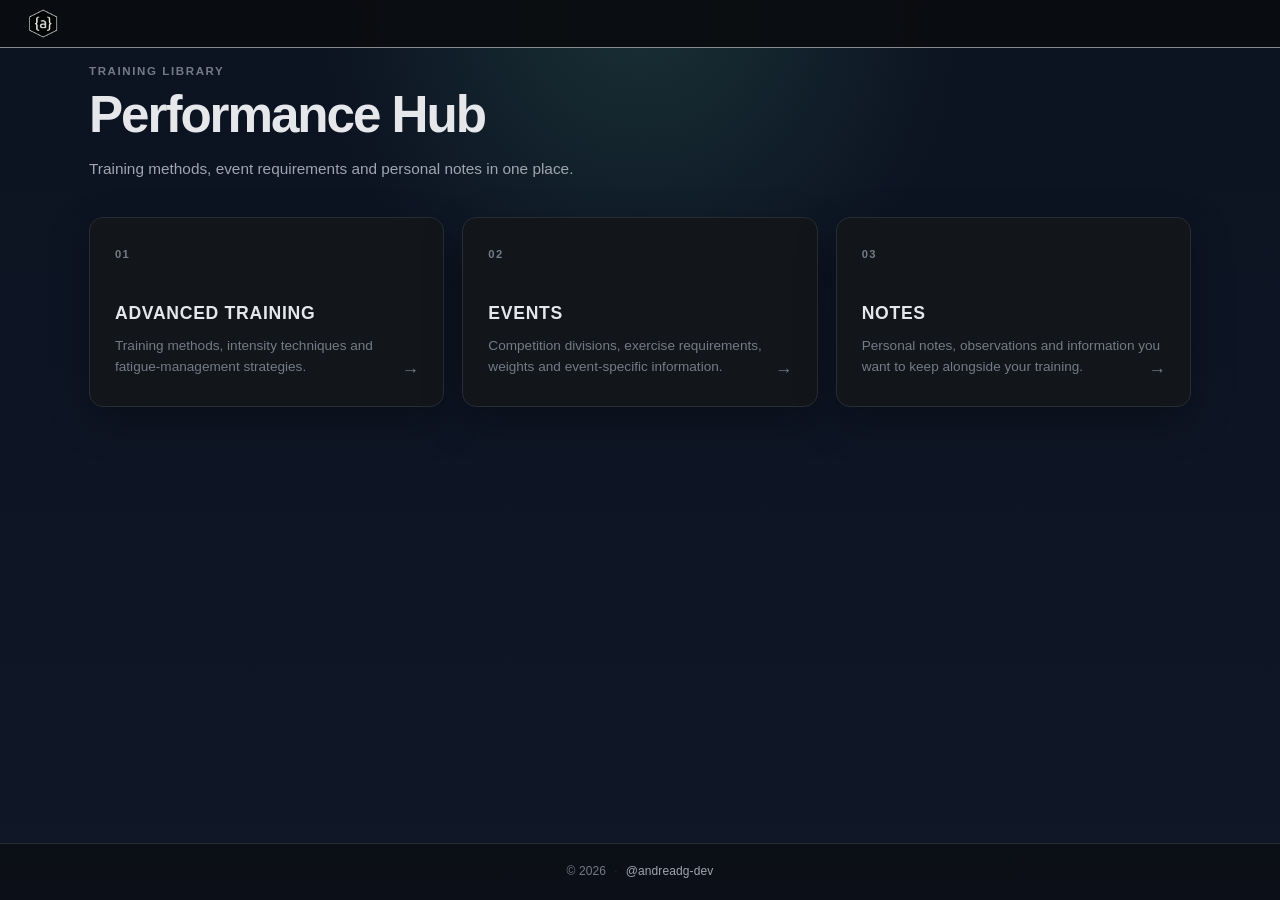
<file: notes/index.html>
<!doctype html>
<html lang="en">
  <head>
    <meta charset="UTF-8" />

    <meta name="viewport" content="width=device-width, initial-scale=1.0" />

    <title>UnchainedFitness - Notes</title>
    <link
      rel="shortcut icon"
      href="../images/favicon.ico"
      type="image/x-icon"
    />
    <link rel="stylesheet" href="../global.css" />
    <link rel="stylesheet" href="notes.css" />
    <script src="https://code.jquery.com/jquery-3.7.1.min.js"></script>
  </head>

  <body>
    <div id="nav-root"></div>
    <div id="app">
      <div id="notes-root"></div>
    </div>
    <div id="footer-root"></div>
    <script src="data.js"></script>
    <script src="notes.js"></script>
    <script src="../paths.js"></script>
    <script src="../components.js"></script>
    <script src="../index.js"></script>

    <script>
      NAVBAR("brand-only");
      FOOTER();
    </script>
  </body>
</html>
</file>
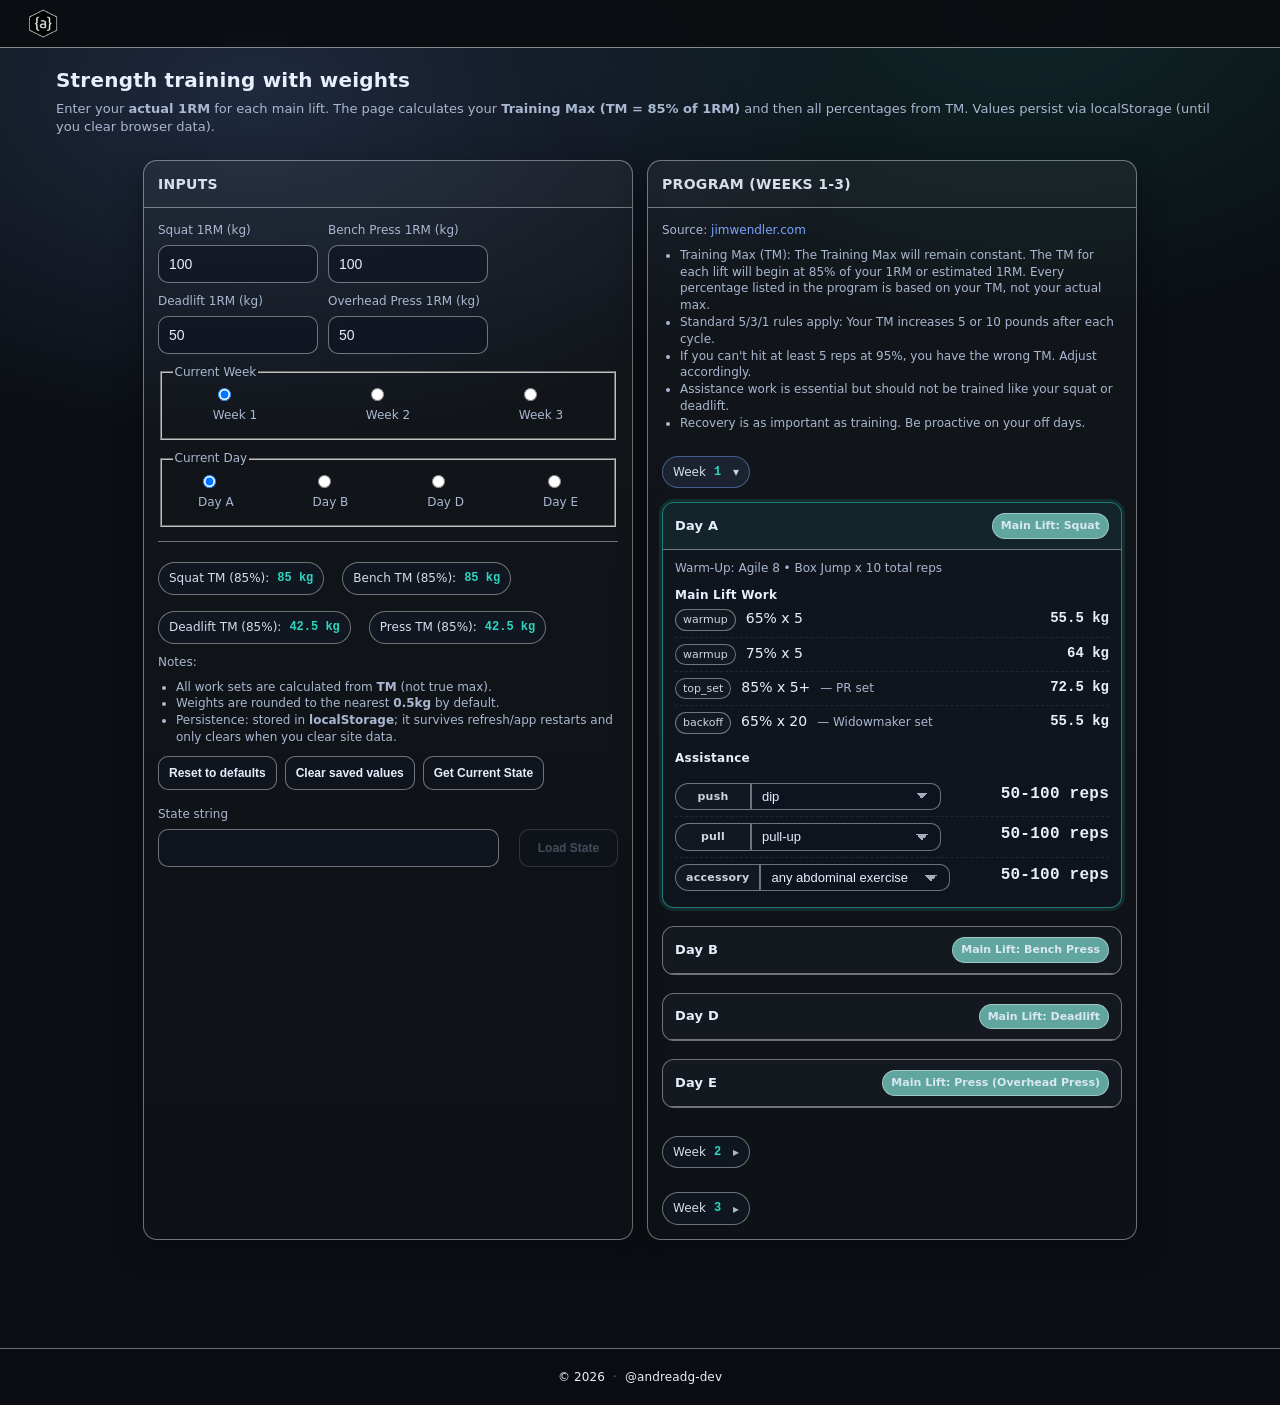
<file: weights/index.html>
<!doctype html>
<html lang="en">
  <head>
    <meta charset="utf-8" />
    <meta name="viewport" content="width=device-width,initial-scale=1" />
    <title>UnchainedFitness - Strength Training</title>
    <link
      rel="shortcut icon"
      href="../images/favicon.ico"
      type="image/x-icon"
    />
    <link rel="stylesheet" href="../global.css" />
    <link rel="stylesheet" href="weights.css" />
  </head>

  <body>
    <div id="nav-root"></div>
    <header>
      <h1>Strength training with weights</h1>
      <div class="sub">
        Enter your <b>actual 1RM</b> for each main lift. The page calculates
        your <b>Training Max (TM = 85% of 1RM)</b> and then all percentages from
        TM. Values persist via <span class="mono">localStorage</span> (until you
        clear browser data).
      </div>
    </header>

    <div class="wrap">
      <div class="grid">
        <section class="card">
          <h2>Inputs</h2>
          <div class="content">
            <div class="row">
              <div>
                <label for="inSquat">Squat 1RM (kg)</label>
                <input
                  id="inSquat"
                  type="number"
                  min="0"
                  step="0.5"
                  inputmode="decimal"
                />
              </div>
              <div>
                <label for="inBench">Bench Press 1RM (kg)</label>
                <input
                  id="inBench"
                  type="number"
                  min="0"
                  step="0.5"
                  inputmode="decimal"
                />
              </div>
            </div>

            <div class="row" style="margin-top: 10px">
              <div>
                <label for="inDeadlift">Deadlift 1RM (kg)</label>
                <input
                  id="inDeadlift"
                  type="number"
                  min="0"
                  step="0.5"
                  inputmode="decimal"
                />
              </div>
              <div>
                <label for="inPress">Overhead Press 1RM (kg)</label>
                <input
                  id="inPress"
                  type="number"
                  min="0"
                  step="0.5"
                  inputmode="decimal"
                />
              </div>
            </div>

            <div class="row_radio" style="margin-top: 10px">
              <div>
                <fieldset>
                  <legend>Current Week</legend>

                  <div>
                    <input
                      type="radio"
                      id="inWeek1"
                      name="week_radio"
                      value="1"
                      checked
                    />
                    <label for="inWeek1">Week 1</label>
                  </div>

                  <div>
                    <input
                      type="radio"
                      id="inWeek2"
                      name="week_radio"
                      value="2"
                    />
                    <label for="inWeek2">Week 2</label>
                  </div>

                  <div>
                    <input
                      type="radio"
                      id="inWeek3"
                      name="week_radio"
                      value="3"
                    />
                    <label for="inWeek3">Week 3</label>
                  </div>
                </fieldset>
              </div>
              <div></div>
            </div>

            <div class="row_radio" style="margin-top: 10px">
              <div>
                <fieldset>
                  <legend>Current Day</legend>

                  <div>
                    <input
                      type="radio"
                      id="inDayA"
                      name="day_radio"
                      value="A"
                      checked
                    />
                    <label for="inDayA">Day A</label>
                  </div>

                  <div>
                    <input
                      type="radio"
                      id="inDayB"
                      name="day_radio"
                      value="B"
                    />
                    <label for="inDayB">Day B</label>
                  </div>

                  <div>
                    <input
                      type="radio"
                      id="inDayD"
                      name="day_radio"
                      value="D"
                    />
                    <label for="inDayD">Day D</label>
                  </div>

                  <div>
                    <input
                      type="radio"
                      id="inDayE"
                      name="day_radio"
                      value="E"
                    />
                    <label for="inDayE">Day E</label>
                  </div>
                </fieldset>
              </div>
            </div>

            <div class="divider"></div>

            <div class="row">
              <div class="pill">Squat TM (85%): <b id="tmSquat">—</b></div>
              <div class="pill">Bench TM (85%): <b id="tmBench">—</b></div>
              <div class="pill">
                Deadlift TM (85%): <b id="tmDeadlift">—</b>
              </div>
              <div class="pill">Press TM (85%): <b id="tmPress">—</b></div>
            </div>

            <div class="help">
              Notes:
              <ul style="margin: 8px 0 0 18px; padding: 0">
                <li>
                  All work sets are calculated from <b>TM</b> (not true max).
                </li>
                <li>
                  Weights are rounded to the nearest <b>0.5kg</b> by default.
                </li>
                <li>
                  Persistence: stored in <b>localStorage</b>; it survives
                  refresh/app restarts and only clears when you clear site data.
                </li>
              </ul>
            </div>

            <div class="btnrow">
              <button id="btnResetDefaults" type="button">
                Reset to defaults
              </button>
              <button id="btnClearStorage" type="button">
                Clear saved values
              </button>
              <button id="btnExtractState" type="button">
                Get Current State
              </button>
            </div>

            <div>
              <label id="currentStateStringLbl" for="currentStateStringInput"
                >State string</label
              >
              <div id="loadStateInput">
                <input id="currentStateStringInput" type="text" />
                <button id="btnLoadState" type="button">Load State</button>
              </div>
            </div>

            <div class="warnbox" id="mobileNote" style="display: none">
              Mobile tip: most “auto refresh” behavior is controlled by the
              browser/OS; JavaScript can't fully disable it. This page uses
              <b>localStorage</b> so your numbers are restored even if the
              browser reloads the page.
            </div>
          </div>
        </section>

        <section class="card">
          <h2>Program (Weeks 1-3)</h2>
          <div class="content" id="program"></div>
        </section>
      </div>
    </div>

    <div id="footer-root"></div>
    <script src="https://code.jquery.com/jquery-3.7.1.min.js"></script>
    <script src="data.js"></script>
    <script src="weights.js"></script>
    <script src="../data.js"></script>
    <script src="../paths.js"></script>
    <script src="../components.js"></script>
    <script src="../index.js"></script>
    <script>
      NAVBAR("brand-only");
      FOOTER();
    </script>
  </body>
</html>
</file>
<file: global.css>
:root {
  --main-font-family: "Fira Sans", "Rubik";
  --main-font-color: #a6accd;
  --main-background-color: #0b0f14;
  --main-font-size: 14px;
  --border: rgba(255, 255, 255, 0.4);
  --radius: 14px;
  --shadow: 0 10px 30px rgba(0, 0, 0, 0.35);
  --separator: 1px solid #ffffff29;

  --navbar-bg: rgba(10, 12, 16, 0.92);
  --navbar-surface: #14171c;
  --navbar-surface-hover: #1a1e24;
  --navbar-border: #292e36;
  --navbar-border-light: #22262d;
  --navbar-text: #e5e7eb;
  --navbar-text-muted: #7f8792;
  --navbar-accent: #c4c9d1;
  --navbar-height: 68px;
}

/*================================*/
/*================================*/
/* GENERAL */
/*================================*/
/*================================*/
html {
  min-height: 100%;
  /*   background:
    radial-gradient(
      1200px 700px at 20% 10%,
      rgba(122, 162, 255, 0.18),
      transparent 50%
    ),
    radial-gradient(
      900px 600px at 80% 0%,
      rgba(45, 212, 191, 0.12),
      transparent 55%
    ),
    var(--main-background-color); */
  background:
    radial-gradient(circle at top, rgba(110, 231, 183, 0.14), transparent 30%),
    linear-gradient(180deg, #0b1220 0%, #101827 100%);
  background-repeat: no-repeat;
  background-attachment: fixed; /* keeps it consistent while scrolling */
}

body {
  display: flex;
  flex-direction: column;
  min-height: 100vh;
  min-height: 100dvh;
  margin: 0;
  box-sizing: border-box;
  color: var(--main-font-color);
  font-family: var(--main-font-family);
  font-size: 1.2rem;
  line-height: 1.6;
  padding-top: 1em;
  background-color: transparent;
  font-size: var(--main-font-size);
}

/* =========================================================
   NAVBAR
   ========================================================= */

/* Main navbar */

#my_navbar {
  position: fixed;
  top: 0;
  left: 0;
  right: 0;

  z-index: 1000;

  height: var(--navbar-height);

  background: var(--navbar-bg);

  border-bottom: 1px solid var(--navbar-border);

  backdrop-filter: blur(16px);
  -webkit-backdrop-filter: blur(16px);
}

/* Inner container */

.navbar-inner {
  width: 100%;
  height: 100%;

  display: flex;
  align-items: center;
  justify-content: space-between;

  padding: 0 24px;
}

/* =========================================================
   BRAND
   ========================================================= */

.navbar-brand {
  display: flex;
  align-items: center;
  justify-content: center;

  width: 38px;
  height: 38px;

  padding: 0;

  border: 0;
  border-radius: 9px;

  background: transparent;

  cursor: pointer;

  transition:
    background 160ms ease,
    transform 160ms ease;
}

.navbar-brand img {
  display: block;

  width: 34px;
  height: 34px;

  object-fit: contain;

  opacity: 0.9;

  transition:
    opacity 160ms ease,
    transform 160ms ease;
}

.navbar-brand:hover {
  background: var(--navbar-surface-hover);
}

.navbar-brand:hover img {
  opacity: 1;
  transform: scale(1.04);
}

/* =========================================================
   MENU
   ========================================================= */

.navbar-menu {
  position: relative;
}

/* Remove native details marker */

.navbar-menu summary {
  list-style: none;
}

.navbar-menu summary::-webkit-details-marker {
  display: none;
}

/* Menu button */

.navbar-menu-toggle {
  display: flex;
  align-items: center;
  gap: 11px;

  height: 38px;

  padding: 0 13px;

  border: 1px solid var(--navbar-border);
  border-radius: 8px;

  background: var(--navbar-surface);

  color: var(--navbar-text-muted);

  cursor: pointer;

  user-select: none;

  transition:
    color 160ms ease,
    background 160ms ease,
    border-color 160ms ease;
}

.navbar-menu-toggle:hover {
  color: var(--navbar-text);
  background: var(--navbar-surface-hover);
  border-color: #353b45;
}

/* MENU text */

.menu-label {
  font-size: 10px;
  font-weight: 700;

  letter-spacing: 0.12em;
}

/* Hamburger */

.menu-icon {
  display: flex;
  flex-direction: column;
  justify-content: center;
  gap: 4px;

  width: 15px;
}

.menu-icon span {
  display: block;

  width: 15px;
  height: 1px;

  background: currentColor;

  transition:
    transform 180ms ease,
    opacity 180ms ease;
}

/* Turn hamburger into X when open */

.navbar-menu[open] .menu-icon span:nth-child(1) {
  transform: translateY(5px) rotate(45deg);
}

.navbar-menu[open] .menu-icon span:nth-child(2) {
  opacity: 0;
}

.navbar-menu[open] .menu-icon span:nth-child(3) {
  transform: translateY(-5px) rotate(-45deg);
}

/* =========================================================
   DROPDOWN
   ========================================================= */

.navbar-menu-items {
  position: absolute;

  top: calc(100% + 10px);
  right: 0;

  width: 250px;

  padding: 7px;

  background: #111419;

  border: 1px solid var(--navbar-border);
  border-radius: 11px;

  box-shadow:
    0 18px 45px rgba(0, 0, 0, 0.45),
    0 4px 12px rgba(0, 0, 0, 0.25);
}

/* Individual navigation item */

.navbar-menu-item {
  width: 100%;

  display: flex;
  align-items: center;
  gap: 12px;

  padding: 11px 12px;

  border: 0;
  border-radius: 7px;

  background: transparent;

  color: var(--navbar-text-muted);

  font-family: inherit;
  font-size: 13px;
  font-weight: 500;

  text-align: left;

  cursor: pointer;

  transition:
    color 140ms ease,
    background 140ms ease;
}

.navbar-menu-item:hover {
  color: var(--navbar-text);
  background: var(--navbar-surface-hover);
}

/* Number */

.menu-item-index {
  width: 22px;

  color: #555c67;

  font-family: monospace;
  font-size: 10px;

  transition: color 140ms ease;
}

.navbar-menu-item:hover .menu-item-index {
  color: var(--navbar-accent);
}

/* =========================================================
   MOBILE
   ========================================================= */

@media (max-width: 600px) {
  #my_navbar {
    height: 62px;
  }

  .navbar-inner {
    padding: 0 16px;
  }

  .navbar-menu-items {
    position: fixed;

    top: 62px;
    left: 12px;
    right: 12px;

    width: auto;

    border-radius: 10px;
  }

  .navbar-menu-item {
    padding: 13px 12px;
  }
}

.site-section {
  position: absolute;
  top: 2px;
  left: 4.5rem;
  font-size: 1.8rem;
  font-weight: bold;
  font-family: "Fira Sans";
  text-transform: uppercase;
}

.site-section a {
  text-decoration: none;
  color: white;
}

#root {
  margin: 0;
  padding: 2rem 1rem 0;
  display: flex;
  justify-content: center;
  gap: 1.5rem;
  flex-wrap: wrap;
  flex-direction: column;
  min-height: 90vh;
}

.flex {
  display: flex;
  flex-wrap: nowrap;
  gap: 1rem;
}

.flex-column {
  display: flex;
  flex-wrap: nowrap;
  gap: 1rem;
  flex-direction: column;
}

.separator {
  border: var(--separator);
}

.pointer {
  cursor: pointer;
}

.my_btn {
  display: flex;
  gap: 1rem;
  border: 1px solid;
  padding: 7px 10px;
  width: 16rem;
  justify-content: center;
  border-radius: 50px;
  align-items: center;
  line-height: 1;
  height: 2.2rem;
}

.error_icn,
.success_icn {
  position: absolute;
  left: 1rem;
}

.red_glow {
  box-shadow:
    0 0 10px rgba(236, 0, 0, 0.6),
    0 0 20px rgba(236, 0, 0, 0.5),
    0 0 40px rgba(236, 0, 0, 0.4);
}

.green_glow {
  box-shadow:
    0 0 10px rgba(0, 236, 28, 0.6),
    0 0 20px rgba(0, 236, 16, 0.5),
    0 0 40px rgba(0, 236, 55, 0.4);
}

.hidden {
  display: none;
}

.green {
  color: green !important;
}

.work-in-progress {
  text-align: center;
  padding: 20px;
  border: 1px solid;
  background-color: #ffa5003b;
  border-radius: 10px;
  color: yellow;
}

/*================================*/
/*================================*/
/* OVERLAY SCREEN */
/*================================*/
/*================================*/
#overlay_screen {
  position: fixed;
  top: 0;
  left: 0;
  width: 100vw;
  height: 100vh;
  background: rgba(0, 0, 0, 0.6);
  backdrop-filter: blur(4px);
  display: flex;
  align-items: center;
  justify-content: center;
}

#overlay_screen_card {
  position: relative;
  border: 1px solid #8f8f8f;
  height: fit-content;
  text-align: center;
  border-radius: var(--radius);
  background: #ffffff;
  gap: 0;
  width: min(35rem, 95vw); /* replaces width + max-width */
  margin: 0 0.5rem;
  font-family: "Fira Code";
  word-break: break-word;
  max-height: 75dvh;
  overflow: hidden;
}

#overlay_screen_header {
  display: grid;
  grid-template-columns: 1fr auto 1fr;
  align-items: center;
  padding: 0.75rem 1rem;
  border-bottom: 1px solid #8f8f8f;
  background-color: black;
  border-top-left-radius: var(--radius);
  border-top-right-radius: var(--radius);
  font-size: 1.2rem;
  color: white;
}

.overlay_header_slot {
  display: flex;
  align-items: center;
}

.overlay_header_slot_right {
  justify-content: flex-end;
}

#overlay_screen_content {
  font-size: 0.8rem;
  color: white;
  padding: 1rem;
  background-color: #272626;
  border-bottom-left-radius: var(--radius);
  border-bottom-right-radius: var(--radius);
  text-align: justify;
  overflow-y: auto;
  flex: 1;
}

#overlay_screen_closebtn {
  position: static;
  color: white;
  font-size: 2rem;
}

#overlay_screen_closebtn:hover {
  color: rgb(248, 166, 13);
}

#my_navbar {
  border-bottom: 1px solid rgba(255, 255, 255, 0.516);
  height: 3rem;
}

/*================================*/
/*================================*/
/* SAVE/LOAD POP-UP */
/*================================*/
/*================================*/
.popup_storage_line {
  justify-content: space-between;
  padding: 0.75rem 1rem; /* was: 10px 20px */
  font-family: "Fira Code";
  border-bottom: 1px solid #ffffff38;
  flex-wrap: wrap;
  align-items: center; /* vertically center button with content */
  gap: 0.5rem;
}

.popup_storage_line:last-child {
  border-bottom: none;
}

.storage_status {
  padding: 3px 10px;
  border-radius: var(--radius);
  font-size: 0.8rem;
  white-space: nowrap;
  flex-shrink: 0;
}

.storage_status_empty {
  border: 1px solid #00fffd;
  background: #40e0d05c;
  color: #00fffd;
}

.storage_status_used {
  border: 1px solid #efff00;
  background: #e0bd405c;
  color: #efff00;
}

.popup_storage_line_left {
  padding-right: 0; /* remove fixed padding, let gap handle spacing */
  flex: 1;
  min-width: 0; /* prevents overflow of long storage key text */
}

.storage_key {
  font-size: 0.8rem;
  color: #a1a1a1;
  font-family: "Fira Code";
  overflow-wrap: anywhere; /* breaks long strings */
  word-break: break-all;
}

.popup_btn {
  margin: auto 0;
  border-radius: var(--radius);
  min-height: 44px; /* WCAG touch target size */
  min-width: 44px;
  display: flex;
  align-items: center;
  justify-content: center;
  flex-shrink: 0;
  padding: 0.4rem 1rem;
}

.popup_save_btn,
.save_btn {
  border: 1px solid #8bdbff;
  background-color: #0074ff;
  color: #8bdbff;
}

.popup_save_btn:hover,
.save_btn:hover {
  border-color: rgba(0, 149, 255, 0.644);
  box-shadow: 0 0 0 3px rgba(45, 212, 191, 0.12);
}

.popup_overwrite_btn {
  border: 1px solid #ff7b7b;
  background-color: #713131;
  color: #ff7b7b;
}

.popup_overwrite_btn:hover {
  border-color: rgba(255, 0, 0, 0.644);
  box-shadow: 0 0 0 3px rgba(212, 45, 45, 0.12);
}

.popup_load_btn {
  border: 1px solid #efff00;
  background: #e0bd405c;
  color: #efff00;
}

.popup_load_btn:hover {
  border-color: rgba(255, 196, 0, 0.644);
  box-shadow: 0 0 0 3px rgba(212, 159, 45, 0.12);
}

.popup_storage_line_left_index {
  color: gray;
}

.popup_storage_line_left_namestatus {
  display: flex;
  align-items: center;
  gap: 0.4rem;
  flex-wrap: wrap;
}

.session_name_card_content {
  padding: 0 20px;
  text-align: left;
}

#session_name_input {
  cursor: text;
  background-color: rgb(33, 37, 41);
  color: white;
  border-radius: 4px;
}

#overwrite_warning {
  border: 1px solid;
  padding: 5px 10px;
  border-radius: var(--radius);
  text-align: center;
  color: red;
  background-color: #82262666;
}

/*================================*/
/*================================*/
/* IMPORT WORKOUT SCREEN */
/*================================*/
/*================================*/

#import_screen_wrapper {
  justify-content: center;
  margin: auto;
  text-align: center;
  border: var(--separator);
  padding: 2rem;
  border-radius: var(--radius);
  background-color: #4e4c4c2b;
}

#workout_string_lbl {
  font-size: 1.4rem;
  font-weight: bold;
}

#workout_string {
  width: 100%;
  cursor: text;
  background-color: rgb(33, 37, 41);
  color: white;
  border-radius: 10px;
  padding: 10px;
  margin-bottom: 1rem;
}

.import_screen_top {
  padding-bottom: 2rem;
  border-bottom: var(--separator);
  align-items: center;
}

.import_screen_bottom {
  padding-top: 1rem;
  margin: auto;
}

#import_workout_btn {
  color: rgb(131 215 184);
  background-color: #306e38;
}

#import_workout_btn:hover {
  border-color: rgba(3, 155, 100, 0.644);
  box-shadow: 0 0 0 3px rgba(45, 212, 191, 0.12);
}

#create_workout_btn {
  color: rgb(123 173 208);
  background-color: rgb(26 44 98);
}

#create_workout_btn:hover {
  border-color: rgba(0, 98, 255, 0.644);
  box-shadow: 0 0 0 3px rgba(45, 81, 212, 0.12);
}

#load_workout_btn {
  border: 1px solid #efff00;
  background: #e0bd405c;
  color: #efff00;
}

#load_workout_btn:hover {
  border-color: rgba(255, 196, 0, 0.644);
  box-shadow: 0 0 0 3px rgba(212, 159, 45, 0.12);
}

/*================================*/
/*================================*/
/* MOVE SELECTION SCREEN */
/*================================*/
/*================================*/

/*===========================*/
/*Moves config card*/
/*===========================*/
#workout_config_card {
  width: 80vw;
  margin: auto;
  background-color: #4e4c4c2b;
}

#workout_settings {
  padding-top: 2rem;
}

/*===========================*/
/*Moves config header*/
/*===========================*/
#workout_config_title {
  margin: 0;
  padding: 12px 10px;
  letter-spacing: 0.3px;
  text-transform: uppercase;
  color: rgba(231, 238, 252, 0.92);
  border: 1px solid var(--border);
  background: rgba(255, 255, 255, 0.11);
  text-align: center;
  border-top-left-radius: var(--radius);
  border-top-right-radius: var(--radius);
  border-bottom: none;
  font-weight: bold;
}

#workout_config {
  border: 1px solid var(--border);
  border-bottom-left-radius: var(--radius);
  border-bottom-right-radius: var(--radius);
  box-shadow: var(--shadow);
  padding: 7px 10px;
}

.workout_config_pill {
  width: 8rem;
}

.config_label {
  width: 3rem;
  font-weight: bold;
}

.config_value_pill {
  display: flex;
  gap: 0.5rem;
  flex-wrap: nowrap;
}

#workout_config_info {
  display: flex;
  flex-wrap: nowrap;
  flex-direction: row;
  gap: 1rem;
  border-bottom: var(--separator);
  padding: 0.8rem;
  justify-content: space-evenly;
}

#workout_config_activerest {
  display: flex;
  flex-wrap: nowrap;
  flex-direction: row;
  gap: 1rem;
  padding: 0.8rem;
  justify-content: space-evenly;
}

.plusminus_btns {
  justify-content: space-evenly;
  border: 1px solid;
  border-radius: var(--radius);
  background-color: #1e3250;
}

.plusbtn {
  padding-left: 15px;
}

.minusbtn {
  padding-right: 15px;
}

#total_duration_hidden {
  display: none;
}

/*===========================*/
/*Moves labels*/
/*===========================*/
#moves_selection {
  display: flex;
  justify-content: center;
  gap: 1.5rem;
  flex-wrap: wrap;
}

.move_label {
  display: flex;
  gap: 1rem;
  border: 1px solid;
  padding: 7px 10px;
  width: 16rem;
  justify-content: space-between;
  border-radius: 50px;
  background: rgba(18, 25, 38, 0.6);
  flex: 1 1 calc(50% - 0.75rem);
  height: 2.4rem;
  min-width: 22rem;
}

.move_label:hover {
  border-color: rgba(45, 212, 191, 0.55);
  box-shadow: 0 0 0 3px rgba(45, 212, 191, 0.12);
}

div.okselection {
  background-color: rgba(45, 212, 190, 0.2);
}

.noselection {
  background-color: rgba(255, 187, 0, 0.2);
}

div.noselection:hover {
  border-color: rgba(255, 174, 0, 0.644);
  box-shadow: 0 0 0 3px rgba(45, 212, 191, 0.12);
}

.move_dropdown {
  outline: none;
  background-color: transparent;
  color: var(--main-font-color);
  border: none;
  width: 10rem;
}

.move_dropdown:focus {
  background-color: rgba(18, 25, 38, 0.6);
}

.move_right {
  display: flex;
  gap: 1rem;
}

.move_dropdown optgroup {
  background-color: #1e3250;
  color: #a6accd;
  font-style: normal;
  font-weight: bold;
}

.move_dropdown optgroup option {
  background-color: rgb(33, 37, 41);
  font-weight: normal;
  padding-left: 1rem;
}

/*===========================*/
/*Form buttons styling*/
/*===========================*/

#form_buttons {
  margin: auto;
  margin-bottom: 2rem;
}

.add_btn {
  background: rgba(18, 25, 38, 0.6);
}

.play_btn {
  background-color: #856120;
  color: #f5d69b;
  border: 1px solid #f5d69b;
}

.play_btn:hover {
  border-color: rgba(255, 166, 0, 0.644);
  box-shadow: 0 0 0 3px rgba(212, 159, 45, 0.12);
}

/*===========================*/
/*Draggable styling*/
/*===========================*/
.drag-ghost {
  opacity: 0.4;
}

.drag-handle {
  cursor: grab;
  color: var(--border);
  user-select: none;
}

.drag-handle:active {
  cursor: grabbing;
}

/*================================*/
/*================================*/
/* READY SET GO SCREEN */
/*================================*/
/*================================*/

#readysetgo_overlay {
  position: fixed;
  inset: 0;
  z-index: 9999;
  display: flex;
  align-items: center;
  justify-content: center;
  background-color: var(--main-background-color);
}

#readysetgo_text {
  font-size: 5rem;
  font-weight: 700;
  color: #72ddfd;
  letter-spacing: 0.1em;
}

/*================================*/
/*================================*/
/* PLAY SCREEN */
/*================================*/
/*================================*/
#workout_play_card {
  padding: 20px;
  margin: auto;
  border-radius: var(--radius);
  width: 80%;
  height: 12rem;
  border: 1px solid;
  background-color: #a87f331f;
  color: lightgray;
}

#workout_play_card > .flex-column {
  width: 6rem;
}

#workout_playcard_title {
  font-size: 1.5rem;
  text-align: center;
  max-height: 4rem;
  line-height: 1.1;
}

#workout_playcard_subtitle {
  font-size: 0.8rem;
  text-align: center;
}

#workout_playcard_content {
  font-size: 3rem;
  margin: auto;
}

#workout_play_card.rest_styling {
  border: 1px solid;
  background-color: #a87f331f;
  color: #fe7601;
}

#workout_play_card.play_styling {
  border: 1px solid;
  background-color: #337ba81f;
  color: #72ddfd;
}

#workout_playcard_img {
  display: flex;
  align-items: center;
  justify-content: center;
  padding: 1rem;
  height: 400px;
  width: 225px;
  margin: 1rem auto;
}

#workout_playcard_img img {
  max-height: 400px;
  border-radius: var(--radius);
}

#volume_control {
  margin: auto;
}

#session-duration-progress {
  justify-content: center;
}

/*================================*/
/*================================*/
/* MOVE OVERVIEW SCREEN */
/*================================*/
/*================================*/

.move_overview {
  font-family: "Fira Code";
}

.move_overview_header {
  border: 1px solid #00f9ffb3;
  padding: 7px 15px;
  border-radius: 5px;
  display: flex;
  justify-content: space-between;
  background-color: #04595b69;
  color: #00f9ffb3;
}

.move_overview_content {
  padding: 1rem;
  border: 1px solid;
  margin: 0 1rem 0 2rem;
  border-top: none;
  border-bottom-left-radius: 5px;
  border-bottom-right-radius: 5px;
  background-color: black;
  color: white;
  display: flex;
  flex-wrap: wrap;
  justify-content: space-evenly;
}
.move_overview_content_media {
  height: 400px;
  width: 225px;
  display: flex;
}

.move_overview_content_nomedia {
  background-color: #80808066;
  border-radius: 10px;
  width: 100%;
  height: 100%;
  display: flex;
  flex: 0 0 auto;
  align-items: center;
  text-align: center;
  justify-content: center;
  font-size: large;
  font-weight: bold;
  position: relative; /* ← add */
  overflow: hidden;
}

.move_overview_content_nomedia::before,
.move_overview_content_nomedia::after {
  content: "";
  position: absolute;
  width: 200%;
  height: 0;
  border-top: 2px dashed #ffffff4f;
  top: 50%;
  left: 50%;
}

.move_overview_content_nomedia::before {
  transform: translate(-50%, -50%) rotate(60deg);
}

.move_overview_content_nomedia::after {
  transform: translate(-50%, -50%) rotate(-60deg);
}

.move_overview_content_description {
  padding: 0.5rem 1rem;
  max-width: 23rem;
}

.move_overview_cat {
  padding-right: 1rem;
}

.move_overview_index {
  color: gray;
}

/*================================*/
/*================================*/
/* SAVED SESSIONS SCREEN */
/*================================*/
/*================================*/

.saved_session {
  margin: 1rem 2rem;
  max-width: 90%;
}

.saved_session_header {
  border: 1px solid;
  padding: 7px 10px;
  border-radius: 5px;
  background-color: #72562769;
  color: orange;
  font-family: "Fira Code";
  display: flex;
}

.saved_session_bin {
  padding-right: 10px;
}

.saved_session_index {
  color: gray;
}

.saved_session_header_right {
  display: flex;
  justify-content: space-between;
  width: 100%;
}

.saved_session_content {
  font-family: "Fira Code";
  border: 1px solid;
  padding: 7px 10px;
  margin-left: 2rem;
  margin-right: 1rem;
  border-top: none;
  background-color: black;
  border-bottom-left-radius: 5px;
  border-bottom-right-radius: 5px;
  word-break: break-word;
}

.saved_session_content div {
  display: flex;
  flex-wrap: wrap;
}

.saved_session_content_json {
  border-bottom: 1px solid #ffffff5c;
  margin-bottom: 1rem;
}

.saved_session_content_left {
  width: 4rem;
}

.saved_session_content_right {
  color: white;
  font-family: "Fira Code";
  font-size: 14px;
  cursor: pointer;
}

.saved_session_content_base64string:hover {
  color: orange;
}

.nosavedsession_window {
  font-family: "Fira Code";
  border: 1px solid;
  margin: 1rem;
  padding: 3rem;
  text-align: center;
  border-radius: 10px;
  font-size: 1.5rem;
  background-color: #7524246e;
  color: #f7a543;
}

.no-loading-data {
  text-align: center;
  font-size: 2rem;
  font-weight: bold;
}

/*================================*/
/*================================*/
/* FOOTER */
/*================================*/
/*================================*/

/* #footer-root {
  position: fixed;
  bottom: 0;
  left: 0;
  right: 0;
} */

#footer-root {
  margin-top: auto;
  width: 100%;
  flex-shrink: 0;
}

.app-footer {
  width: 100%;
  margin-top: auto;
  border-top: 1px solid var(--border);
  background: rgba(10, 12, 16, 0.7);
}

.footer-inner {
  display: flex;
  align-items: center;
  justify-content: center;
  gap: 8px;
  min-height: 56px;
  padding: 0 20px;

  color: var(--text-muted);
  font-size: 12px;
  letter-spacing: 0.01em;
}

.footer-copy {
  color: var(--text-muted);
}

.footer-separator {
  color: var(--border);
}

.footer-link {
  color: var(--text-secondary);
  text-decoration: none;
  transition:
    color 0.2s ease,
    opacity 0.2s ease;
}

.footer-link:hover {
  color: var(--text);
}

@media (max-width: 600px) {
  .footer-inner {
    min-height: 52px;
    padding: 0 16px;
    font-size: 11px;
  }
}
</file>
<file: notes/notes.css>
:root {
  --bg: #0b0d10;
  --surface: #12151a;
  --surface-2: #171a20;
  --surface-3: #1b1f26;

  --border: #282d35;
  --border-light: #22262d;

  --text: #e5e7eb;
  --text-secondary: #a0a6af;
  --text-muted: #747b86;

  --accent: #c4c9d1;
  --accent-dark: #858c97;

  --radius: 14px;
  --radius-small: 9px;

  --shadow: 0 15px 40px rgba(0, 0, 0, 0.25);
}

/* =========================================================
       RESET
    ========================================================= */

* {
  box-sizing: border-box;
}

html {
  min-height: 100%;
}

body {
  min-height: 100vh;
  margin: 0;

  color: var(--text);

  font-family:
    Inter,
    -apple-system,
    BlinkMacSystemFont,
    "Segoe UI",
    sans-serif;

  line-height: 1.6;

  background:
    radial-gradient(circle at top, rgba(110, 231, 183, 0.14), transparent 30%),
    linear-gradient(180deg, #0b1220 0%, #101827 100%);
  background-repeat: no-repeat;
  background-attachment: fixed;
}

button {
  font: inherit;
}

/* =========================================================
       APPLICATION
    ========================================================= */

#app {
  width: 100%;
  /*   min-height: 100vh; */
}

#notes-root {
  width: 100%;
  max-width: 1150px;

  margin: 0 auto;

  padding: 48px 24px 70px;
}

/* =========================================================
       DASHBOARD
    ========================================================= */

.dashboard {
  max-width: 1150px;
  margin: 0 auto;
}

.dashboard-header {
  margin-bottom: 35px;
}

.dashboard-header__eyebrow {
  margin: 0 0 8px;

  color: var(--text-muted);

  font-size: 0.72rem;
  font-weight: 700;

  letter-spacing: 0.14em;
  text-transform: uppercase;
}

.dashboard-header__title {
  margin: 0;

  color: var(--text);

  font-size: clamp(2rem, 5vw, 3.2rem);
  font-weight: 700;

  letter-spacing: -0.04em;
  line-height: 1.05;
}

.dashboard-header__description {
  max-width: 650px;

  margin: 15px 0 0;

  color: var(--text-secondary);

  font-size: 0.96rem;
}

/* =========================================================
       NAVIGATION TILES
    ========================================================= */

.dashboard-grid {
  display: grid;

  grid-template-columns: repeat(3, minmax(0, 1fr));

  gap: 18px;
}

.dashboard-tile {
  position: relative;

  min-height: 190px;

  padding: 25px;

  text-align: left;

  color: var(--text);

  background: var(--surface);

  border: 1px solid var(--border);
  border-radius: var(--radius);

  cursor: pointer;

  box-shadow: var(--shadow);

  transition:
    transform 0.2s ease,
    border-color 0.2s ease,
    background 0.2s ease;
}

.dashboard-tile:hover {
  transform: translateY(-3px);

  background: var(--surface-2);

  border-color: #3a404a;
}

.dashboard-tile:active {
  transform: translateY(-1px);
}

.dashboard-tile__number {
  display: block;

  margin-bottom: 35px;

  color: var(--text-muted);

  font-size: 0.7rem;
  font-weight: 700;

  letter-spacing: 0.12em;
}

.dashboard-tile__title {
  display: block;

  margin-bottom: 8px;

  color: var(--text);

  font-size: 1.1rem;
  font-weight: 700;

  letter-spacing: 0.04em;
}

.dashboard-tile__description {
  display: block;

  color: var(--text-muted);

  font-size: 0.85rem;
  line-height: 1.55;
}

.dashboard-tile__arrow {
  position: absolute;

  right: 24px;
  bottom: 22px;

  color: var(--text-muted);

  font-size: 1.1rem;

  transition:
    transform 0.2s ease,
    color 0.2s ease;
}

.dashboard-tile:hover .dashboard-tile__arrow {
  color: var(--text);
  transform: translateX(4px);
}

/* =========================================================
       PAGE HEADER
    ========================================================= */

.page-header {
  margin-bottom: 30px;
}

.page-header__back {
  display: inline-flex;
  align-items: center;
  gap: 7px;

  margin-bottom: 24px;
  padding: 0;

  color: var(--text-muted);

  background: transparent;
  border: 0;

  font-size: 0.82rem;

  cursor: pointer;

  transition: color 0.2s ease;
}

.page-header__back:hover {
  color: var(--text);
}

.page-header__eyebrow {
  margin: 0 0 7px;

  color: var(--text-muted);

  font-size: 0.72rem;
  font-weight: 700;

  letter-spacing: 0.13em;
  text-transform: uppercase;
}

.page-header__title {
  margin: 0;

  color: var(--text);

  font-size: clamp(1.8rem, 5vw, 2.7rem);

  letter-spacing: -0.035em;
  line-height: 1.1;
}

.page-header__description {
  max-width: 800px;

  margin: 12px 0 0;

  color: var(--text-secondary);

  font-size: 0.94rem;
}

/* =========================================================
       TRAINING CARDS
    ========================================================= */

.techniques {
  display: grid;
  gap: 18px;
}

.technique {
  overflow: hidden;

  background: var(--surface);

  border: 1px solid var(--border);
  border-radius: var(--radius);

  box-shadow: var(--shadow);
}

.technique__header {
  padding: 24px 26px;

  border-bottom: 1px solid var(--border-light);
}

.technique__title {
  margin: 0;

  color: var(--text);

  font-size: 1.25rem;
  font-weight: 700;

  letter-spacing: 0.025em;
}

.technique__description {
  max-width: 850px;

  margin: 9px 0 0;

  color: var(--text-secondary);

  font-size: 0.91rem;
}

.technique__body {
  display: grid;

  grid-template-columns: 1.4fr 1fr;

  gap: 28px;

  padding: 26px;
}

.technique__section {
  min-width: 0;
}

.technique__section-title {
  display: flex;
  align-items: center;
  gap: 10px;

  margin: 0 0 14px;

  color: var(--text);

  font-size: 0.72rem;
  font-weight: 700;

  letter-spacing: 0.11em;
  text-transform: uppercase;
}

.technique__section-title::after {
  content: "";

  flex: 1;

  height: 1px;

  background: var(--border);
}

/* =========================================================
       GENERIC LIST
    ========================================================= */

.technique-list {
  display: grid;
  gap: 8px;

  margin: 0;
  padding: 0;

  list-style: none;
}

.technique-list__item {
  position: relative;

  padding: 10px 13px 10px 29px;

  color: var(--text-secondary);

  background: rgba(255, 255, 255, 0.015);

  border: 1px solid var(--border-light);
  border-radius: var(--radius-small);

  font-size: 0.88rem;
}

.technique-list__item::before {
  content: "";

  position: absolute;

  top: 17px;
  left: 13px;

  width: 5px;
  height: 5px;

  background: var(--accent-dark);

  border-radius: 50%;
}

.technique-list__item--group {
  padding-left: 13px;
}

.technique-list__item--group::before {
  display: none;
}

.technique-list__label {
  display: block;

  margin-bottom: 7px;

  color: var(--text);

  font-weight: 600;
}

.technique-list--nested {
  margin-top: 8px;
}

.technique-list--nested .technique-list__item {
  padding-top: 6px;
  padding-bottom: 6px;

  background: transparent;

  border: 0;
  border-left: 1px solid var(--border);

  border-radius: 0;
}

/* =========================================================
       EVENTS
    ========================================================= */

.events {
  display: grid;
  gap: 22px;
}

.event {
  overflow: hidden;

  background: var(--surface);

  border: 1px solid var(--border);
  border-radius: var(--radius);

  box-shadow: var(--shadow);
}

.event__header {
  padding: 25px 27px;

  border-bottom: 1px solid var(--border-light);
}

.event__title {
  margin: 0;

  color: var(--text);

  font-size: 1.45rem;
  font-weight: 700;

  letter-spacing: -0.02em;
}

.event__subtitle {
  margin: 7px 0 0;

  color: var(--text-secondary);

  font-size: 0.92rem;
}

.event__description {
  max-width: 850px;

  margin: 12px 0 0;

  color: var(--text-muted);

  font-size: 0.87rem;
}

/* =========================================================
       EVENT CATEGORY
    ========================================================= */

.event-category {
  padding: 26px;

  border-bottom: 1px solid var(--border-light);
}

.event-category:last-child {
  border-bottom: 0;
}

.event-category__header {
  margin-bottom: 20px;
}

.event-category__title {
  margin: 0;

  color: var(--text);

  font-size: 1.05rem;
  font-weight: 650;
}

.event-category__subtitle {
  margin: 4px 0 0;

  color: var(--text-muted);

  font-size: 0.83rem;
}

.event-category__description {
  max-width: 850px;

  margin: 9px 0 0;

  color: var(--text-secondary);

  font-size: 0.86rem;
}

/* =========================================================
       DIVISION GRID
    ========================================================= */

.division-grid {
  display: grid;

  grid-template-columns: repeat(2, minmax(0, 1fr));

  gap: 14px;
}

.division {
  overflow: hidden;

  background: var(--surface-2);

  border: 1px solid var(--border);
  border-radius: var(--radius-small);
}

.division__header {
  padding: 16px 17px;

  border-bottom: 1px solid var(--border-light);
}

.division__title {
  margin: 0;

  color: var(--text);

  font-size: 0.92rem;
  font-weight: 650;
}

.division__inherits {
  display: inline-block;

  margin-top: 4px;

  color: var(--text-muted);

  font-size: 0.72rem;
}

/* =========================================================
       EVENT SEQUENCE
    ========================================================= */

.event-table-wrapper {
  width: 100%;
  overflow-x: auto;
}

.event-table {
  min-width: 760px;
}

.event-table th,
.event-table td {
  white-space: nowrap;
}

.event-sequence {
  margin-bottom: 32px;
  padding: 25px 27px;
}

.event-sequence-list {
  display: grid;
  grid-template-columns: repeat(4, minmax(0, 1fr));
  gap: 10px;
}

.event-sequence-item {
  display: flex;
  align-items: center;
  gap: 12px;
  padding: 14px;
  background: var(--surface-2);
  border: 1px solid var(--border);
  border-radius: var(--radius-small);
}

.event-sequence-number {
  display: flex;
  align-items: center;
  justify-content: center;
  width: 28px;
  height: 28px;
  flex: 0 0 28px;
  border: 1px solid var(--border);
  border-radius: 50%;
  color: var(--text-muted);
  font-size: 12px;
}

.event-sequence-content {
  display: flex;
  flex-direction: column;
  gap: 3px;
  min-width: 0;
}

.event-sequence-content strong {
  color: var(--text);
  font-size: 13px;
  font-weight: 600;
}

.event-sequence-content span {
  color: var(--text-muted);
  font-size: 12px;
}

.event-sequence .section-heading {
  padding: 0 4px 16px;
}

.event-sequence-item {
  padding: 16px;
}

@media (max-width: 900px) {
  .event-sequence-list {
    grid-template-columns: repeat(2, minmax(0, 1fr));
  }
}

@media (max-width: 600px) {
  .event-sequence-list {
    grid-template-columns: 1fr;
  }

  .event-table {
    min-width: 700px;
  }
}
/* =========================================================
       EVENT TABLE
    ========================================================= */

.event-table-wrapper {
  width: 100%;

  overflow-x: auto;
}

.event-table {
  width: 100%;

  border-collapse: collapse;

  font-size: 0.82rem;
}

.event-table th {
  padding: 10px 14px;

  color: var(--text-muted);

  background: var(--surface-3);

  font-size: 0.68rem;
  font-weight: 700;

  letter-spacing: 0.08em;
  text-align: left;

  text-transform: uppercase;
}

.event-table td {
  padding: 11px 14px;

  color: var(--text-secondary);

  border-top: 1px solid var(--border-light);

  white-space: nowrap;
}

.event-table td:first-child {
  color: var(--text);
  font-weight: 550;
}

.event-table td:nth-child(2) {
  color: var(--text);

  font-weight: 650;
}

.event-table td:last-child {
  color: var(--text-muted);
  font-size: 0.76rem;
}

/* =========================================================
       EVENT NOTES
    ========================================================= */

.event-notes {
  margin-top: 14px;
}

.event-note {
  position: relative;

  margin: 0 0 7px;
  padding-left: 16px;

  color: var(--text-muted);

  font-size: 0.78rem;
}

.event-note::before {
  content: "—";

  position: absolute;
  left: 0;

  color: var(--text-dim);
}

/* =========================================================
       EMPTY STATE
    ========================================================= */

.empty-state {
  padding: 55px 25px;

  text-align: center;

  background: var(--surface);

  border: 1px solid var(--border);
  border-radius: var(--radius);
}

.empty-state__title {
  margin: 0 0 7px;

  color: var(--text);

  font-size: 1rem;
  font-weight: 650;
}

.empty-state__description {
  margin: 0;

  color: var(--text-muted);

  font-size: 0.84rem;
}

/* =========================================================
       RESPONSIVE
    ========================================================= */

@media (max-width: 800px) {
  .dashboard-grid {
    grid-template-columns: 1fr;
  }

  .dashboard-tile {
    min-height: 150px;
  }

  .dashboard-tile__number {
    margin-bottom: 24px;
  }

  .technique__body {
    grid-template-columns: 1fr;
  }

  .division-grid {
    grid-template-columns: 1fr;
  }
}

@media (max-width: 600px) {
  #notes-root {
    padding: 50px 14px 50px;
  }

  .dashboard-header {
    margin-bottom: 25px;
  }

  .dashboard-tile {
    min-height: 140px;
    padding: 21px;
  }

  .technique__header,
  .event__header {
    padding: 20px;
  }

  .technique__body {
    padding: 20px;
  }

  .event-category {
    padding: 20px;
  }

  .event-table th,
  .event-table td {
    padding-left: 11px;
    padding-right: 11px;
  }
}

/* =========================================================
       NOTES
    ========================================================= */

.notes {
  display: flex;
  flex-direction: column;
  gap: 40px;
}

.notes-section {
  width: 100%;
}

.notes-section .section-heading {
  padding: 0 4px 16px;
}

.notes-section .section-eyebrow {
  display: block;
  margin-bottom: 6px;
}

.notes-section .section-heading h2 {
  margin: 0;
}

.notes-grid {
  display: grid;
  grid-template-columns: repeat(3, minmax(0, 1fr));
  gap: 16px;
}

.note-card {
  overflow: hidden;
  background: var(--surface);
  border: 1px solid var(--border);
  border-radius: var(--radius);
}

.note-card-header {
  padding: 18px 20px;
  border-bottom: 1px solid var(--border);
  background: var(--surface-2);
}

.note-card-type {
  display: block;
  margin-bottom: 6px;

  color: var(--text-muted);
  font-size: 10px;
  font-weight: 700;
  letter-spacing: 0.12em;
  text-transform: uppercase;
}

.note-card-header h3 {
  margin: 0;

  color: var(--text);
  font-size: 15px;
  font-weight: 600;
}

.note-list {
  margin: 0;
  padding: 0;
  list-style: none;
}

.note-item {
  position: relative;

  padding: 13px 20px 13px 38px;

  color: var(--text-secondary);
  font-size: 13px;
  line-height: 1.5;

  border-bottom: 1px solid var(--border-light);
}

.note-item:last-child {
  border-bottom: 0;
}

.note-item::before {
  content: "";

  position: absolute;
  left: 20px;
  top: 21px;

  width: 5px;
  height: 5px;

  border-radius: 50%;
  background: var(--accent-dark);
}

@media (max-width: 1000px) {
  .notes-grid {
    grid-template-columns: repeat(2, minmax(0, 1fr));
  }
}

@media (max-width: 700px) {
  .notes {
    gap: 32px;
  }

  .notes-grid {
    grid-template-columns: 1fr;
  }

  .note-card-header {
    padding: 16px;
  }

  .note-item {
    padding: 12px 16px 12px 34px;
  }

  .note-item::before {
    left: 16px;
  }
}
</file>
<file: weights/weights.css>
:root {
  --bg: #0b0f14;
  --panel: #121926;
  --panel2: #0f1521;
  --text: #e7eefc;
  --muted: #a9b7d1;
  --accent: #7aa2ff;
  --ok: #2dd4bf;
  --warn: #fbbf24;
  --border: rgba(255, 255, 255, 0.4);
  --shadow: 0 10px 30px rgba(0, 0, 0, 0.35);
  --radius: 14px;
  --mono:
    ui-monospace, SFMono-Regular, Menlo, Monaco, Consolas, "Liberation Mono",
    "Courier New", monospace;
  --sans:
    ui-sans-serif, system-ui, -apple-system, Segoe UI, Roboto, Arial,
    "Noto Sans", "Liberation Sans", sans-serif;
}

* {
  box-sizing: border-box;
}

@media (min-width: 980px) {
  .grid {
    grid-template-columns: 420px 1fr;
  }
}

html {
  min-height: 100%;
  background:
    radial-gradient(
      1200px 700px at 20% 10%,
      rgba(122, 162, 255, 0.18),
      transparent 50%
    ),
    radial-gradient(
      900px 600px at 80% 0%,
      rgba(45, 212, 191, 0.12),
      transparent 55%
    ),
    var(--bg);
  background-repeat: no-repeat;
  background-attachment: fixed; /* keeps it consistent while scrolling */
}

body {
  min-height: 100vh;
  margin: 0;
  background: transparent; /* important: don't paint a different bg on body */
  margin: 0;
  font-family: var(--sans);
  color: var(--text);
  line-height: 1.4;
}

header {
  padding: 22px 16px 10px;
  max-width: 1200px;
  margin: 30px auto 0;
}

h1 {
  margin: 0 0 6px;
  font-size: 20px;
  font-weight: 750;
  letter-spacing: 0.2px;
}

.sub {
  color: var(--muted);
  font-size: 13px;
}

.wrap {
  /* max-width: 1100px; */
  margin: 0 auto;
  padding: 14px 16px 60px;
  margin-bottom: 3rem;
}

.grid {
  display: flex;
  flex-wrap: wrap;
  justify-content: center;
  /*   display: grid;
  grid-template-columns: 1fr; */
  gap: 14px;
}

.card {
  background: linear-gradient(
    180deg,
    rgba(255, 255, 255, 0.03),
    rgba(255, 255, 255, 0.015)
  );
  border: 1px solid var(--border);
  border-radius: var(--radius);
  box-shadow: var(--shadow);
  overflow: hidden;
  max-width: 35em;
}

.card h2 {
  margin: 0;
  padding: 14px 14px 12px;
  font-size: 14px;
  letter-spacing: 0.3px;
  text-transform: uppercase;
  color: rgba(231, 238, 252, 0.92);
  border-bottom: 1px solid var(--border);
  background: rgba(255, 255, 255, 0.02);
}

.card .content {
  padding: 14px;
}

.row {
  display: flex;
  gap: 10px;
  align-items: flex-end;
  flex-wrap: wrap;
}

label {
  display: block;
  font-size: 12px;
  color: var(--muted);
  margin-bottom: 6px;
}

input[type="number"],
#currentStateStringInput {
  width: 160px;
  padding: 10px 10px;
  border-radius: 10px;
  border: 1px solid var(--border);
  background: rgba(15, 21, 33, 0.65);
  color: var(--text);
  outline: none;
  font-size: 14px;
}

input[type="number"]:focus {
  border-color: rgba(122, 162, 255, 0.55);
  box-shadow: 0 0 0 3px rgba(122, 162, 255, 0.15);
}

fieldset {
  display: flex;
  gap: 2em;
  justify-content: space-around;
}

legend {
  font-size: 12px;
  color: var(--muted);
}

.help {
  color: var(--muted);
  font-size: 12px;
  margin-top: 10px;
}

.pill {
  display: inline-flex;
  align-items: center;
  gap: 8px;
  padding: 7px 10px;
  border-radius: 999px;
  border: 1px solid var(--border);
  background: rgba(18, 25, 38, 0.6);
  color: rgba(231, 238, 252, 0.92);
  font-size: 12px;
  margin: 6px 8px 0 0;
  user-select: none;
}

.pill b {
  font-family: var(--mono);
  font-weight: 700;
  color: var(--ok);
}

.divider {
  height: 1px;
  background: var(--border);
  margin: 14px 0;
}

.day {
  margin: 14px 0 18px;
  border: 1px solid var(--border);
  border-radius: 12px;
  overflow: hidden;
  background: rgba(18, 25, 38, 0.35);
}

.day .head {
  display: flex;
  justify-content: space-between;
  gap: 10px;
  align-items: center;
  padding: 10px 12px;
  background: rgba(255, 255, 255, 0.02);
  border-bottom: 1px solid var(--border);
  cursor: pointer;
}

.day .head .title {
  font-weight: 750;
  letter-spacing: 0.2px;
  font-size: 13px;
}

.day.is-current {
  border-color: rgba(45, 212, 191, 0.55);
  box-shadow: 0 0 0 3px rgba(45, 212, 191, 0.12);
}

.day.is-current .head {
  background: rgba(45, 212, 191, 0.08);
}

.badge {
  font-size: 11px;
  font-weight: bold;
  background-color: rgb(96, 165, 158);
  padding: 4px 8px;
  border-radius: 999px;
  border: 1px solid var(--border);
  color: rgba(231, 238, 252, 0.9);
  white-space: nowrap;
}

.day .body {
  padding: 10px 12px;
  display: none;
}

.muted {
  color: var(--muted);
}

.small {
  font-size: 12px;
}

.k {
  color: var(--muted);
  font-size: 12px;
}

.setline,
.assistanceline {
  display: flex;
  justify-content: space-between;
  gap: 10px;
  padding: 6px 0;
  border-bottom: 1px dashed rgba(255, 255, 255, 0.08);
}

.assistanceline:last-child,
.setline:last-child {
  border-bottom: none;
}

.setline .lhs {
  display: flex;
  gap: 10px;
  align-items: baseline;
  flex-wrap: wrap;
}

.setline .lhs .tag {
  font-size: 11px;
  padding: 2px 7px;
  border-radius: 999px;
  border: 1px solid var(--border);
  color: rgba(231, 238, 252, 0.88);
  background: rgba(255, 255, 255, 0.02);
}

.assistanceline .rhs,
.setline .rhs {
  font-family: var(--mono);
  font-weight: 750;
}

.note {
  color: var(--muted);
  font-size: 12px;
  margin-top: 8px;
}

.btnrow {
  display: flex;
  gap: 8px;
  flex-wrap: wrap;
  margin-top: 10px;
}

button {
  border: 1px solid var(--border);
  background: rgba(15, 21, 33, 0.55);
  color: var(--text);
  padding: 9px 10px;
  border-radius: 10px;
  cursor: pointer;
  font-weight: 650;
  font-size: 12px;
}

button:hover {
  border-color: rgba(122, 162, 255, 0.5);
}

button:disabled {
  opacity: 0.35;
  cursor: not-allowed;
  border-color: var(--border);
  color: var(--muted);
}

button:disabled:hover {
  border-color: var(--border);
}

.warnbox {
  border: 1px solid rgba(251, 191, 36, 0.35);
  background: rgba(251, 191, 36, 0.08);
  color: rgba(255, 245, 207, 0.95);
  padding: 10px 12px;
  border-radius: 12px;
  font-size: 12px;
  margin-top: 12px;
}

a {
  color: var(--accent);
  text-decoration: none;
}

a:hover {
  text-decoration: underline;
}

/* Week toggle UI */
.pill.week-pill {
  cursor: pointer;
  position: relative;
  padding-right: 28px;
}

.pill.week-pill::after {
  content: "▸";
  position: absolute;
  right: 10px;
  top: 50%;
  transform: translateY(-50%);
  color: rgba(231, 238, 252, 0.75);
  font-size: 12px;
}

.pill.week-pill.is-open {
  border-color: rgba(122, 162, 255, 0.45);
  background: rgba(122, 162, 255, 0.1);
}

.pill.week-pill.is-open::after {
  content: "▾";
  color: rgba(231, 238, 252, 0.85);
}

.week-days {
  display: none; /* default collapsed */
  margin-top: 6px;
}

/*Assistance lines styling*/
/* Assistance block */

.assist-title {
  font-weight: 700;
  font-size: 12px;
  letter-spacing: 0.25px;
  margin-bottom: 6px;
}

.assistanceline .js-reps {
  font-size: 1rem;
}

/* Make LHS align nicely on small screens */
.assistanceline .lhs {
  align-items: center; /* instead of baseline */
  display: flex;
}

/* Assistance selects */
.assistanceline select {
  min-width: 190px;
  max-width: 100%;
  padding: 5px 10px;
  border-top-right-radius: 10px;
  border-bottom-right-radius: 10px;
  border: 1px solid var(--border);
  background: rgba(15, 21, 33, 0.65);
  color: var(--text);
  outline: none;
  font-size: 13px;
  line-height: 1.2;

  /* nicer native arrow */
  appearance: none;
  -webkit-appearance: none;
  -moz-appearance: none;

  background-image:
    linear-gradient(45deg, transparent 50%, rgba(231, 238, 252, 0.7) 50%),
    linear-gradient(135deg, rgba(231, 238, 252, 0.7) 50%, transparent 50%);
  background-position:
    calc(100% - 18px) 50%,
    calc(100% - 12px) 50%;
  background-size:
    6px 6px,
    6px 6px;
  background-repeat: no-repeat;
}

.assistanceline select:focus {
  border-color: rgba(122, 162, 255, 0.55);
  box-shadow: 0 0 0 3px rgba(122, 162, 255, 0.15);
}

/* Make the tag behave like a pill label */
.assistanceline label.tag {
  display: inline-flex;
  align-items: center;
  justify-content: center;
  min-width: 76px;
  letter-spacing: 0.25px;
  border-bottom-left-radius: 999px;
  border-top-left-radius: 999px;
  padding: 5px 10px;
  font-size: 11px;
  border: 1px solid var(--border);
  color: rgba(231, 238, 252, 0.88);
  background: rgba(255, 255, 255, 0.02);
}

.assistanceline label {
  margin-bottom: 0;
}

#currentStateStringLbl {
  margin-top: 1rem;
}

#currentStateStringInput {
  width: 100%;
}

#loadStateInput {
  display: flex;
  gap: 20px;
}

#btnLoadState {
  width: 8rem;
}

/* On narrow screens, stack rhs under lhs for readability */
@media (max-width: 520px) {
  .assistanceline {
    flex-direction: column;
    align-items: stretch;
  }
  .assistanceline .rhs {
    text-align: right;
    padding-top: 4px;
  }
  .assistanceline select {
    width: 100%;
    min-width: 0;
  }
}
</file>
